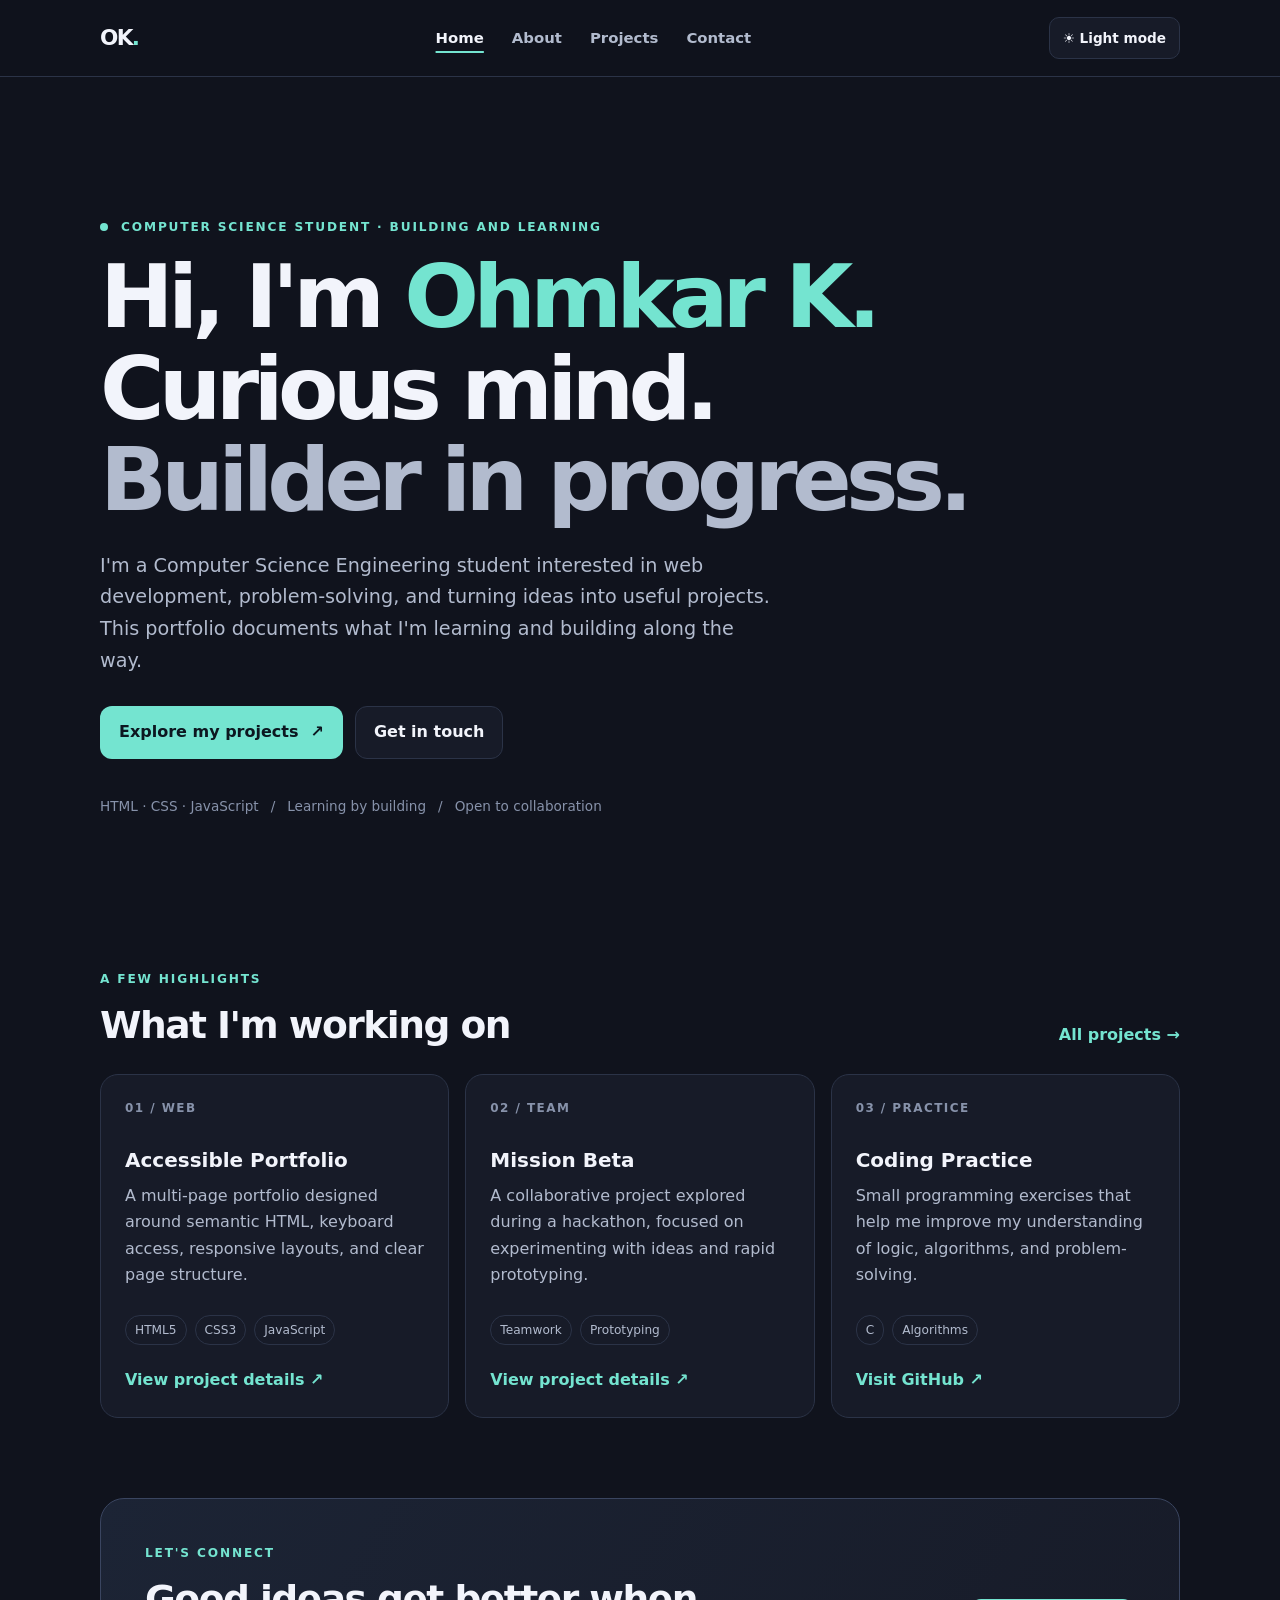
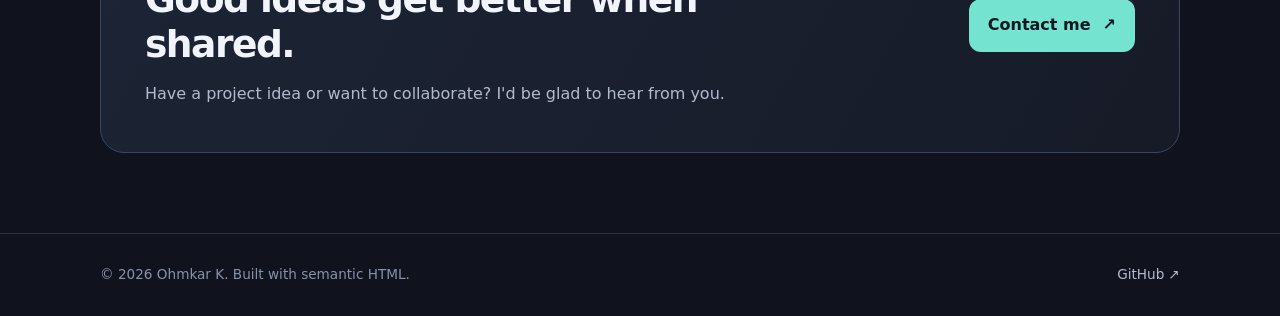
<file: index.html>
<!doctype html>
<html lang="en">
<head>
  <meta charset="utf-8">
  <meta name="viewport" content="width=device-width, initial-scale=1">
  <meta name="description" content="The personal portfolio of Ohmkar K, a computer science engineering student exploring web development and software projects.">
  <meta name="author" content="Ohmkar K">
  <meta name="theme-color" content="#10131d">
  <meta property="og:title" content="Ohmkar K | Developer Portfolio">
  <meta property="og:description" content="Explore Ohmkar's projects, skills, and learning journey.">
  <meta property="og:type" content="website">
  <title>Ohmkar K | Developer Portfolio</title>
  <link rel="stylesheet" href="style.css">
  <script src="script.js" defer></script>
</head>
<body>
  <a class="skip-link" href="#main-content">Skip to main content</a>
  <header class="site-header">
    <div class="container header-inner">
      <a class="brand" href="index.html" aria-label="Ohmkar K home">OK<span>.</span></a>
      <nav class="site-nav" aria-label="Main navigation">
        <ul>
          <li><a href="index.html" aria-current="page">Home</a></li>
          <li><a href="about.html">About</a></li>
          <li><a href="projects.html">Projects</a></li>
          <li><a href="contact.html">Contact</a></li>
        </ul>
      </nav>
<button class="theme-toggle" id="theme-toggle" type="button" aria-label="Switch to light theme">
  ☀️ Light mode
</button>
    </div>
  </header>

  <main id="main-content">
    <section class="hero container" aria-labelledby="hero-title">
      <p class="eyebrow"><span class="status-dot" aria-hidden="true"></span> COMPUTER SCIENCE STUDENT · BUILDING AND LEARNING</p>
      <h1 id="hero-title">Hi, I'm <span class="gradient-text">Ohmkar K.</span><br>Curious mind. <span class="muted-heading">Builder in progress.</span></h1>
      <p class="hero-copy">I'm a Computer Science Engineering student interested in web development, problem-solving, and turning ideas into useful projects. This portfolio documents what I'm learning and building along the way.</p>
      <div class="button-row">
        <a class="button button-primary" href="projects.html">Explore my projects <span aria-hidden="true">↗</span></a>
        <a class="button button-secondary" href="contact.html">Get in touch</a>
      </div>
      <div class="hero-meta" aria-label="Portfolio highlights">
        <span>HTML · CSS · JavaScript</span><span aria-hidden="true">/</span><span>Learning by building</span><span aria-hidden="true">/</span><span>Open to collaboration</span>
      </div>
    </section>

    <section class="section container" aria-labelledby="featured-title">
      <div class="section-heading">
        <div><p class="eyebrow">A FEW HIGHLIGHTS</p><h2 id="featured-title">What I'm working on</h2></div>
        <a class="text-link" href="projects.html">All projects <span aria-hidden="true">→</span></a>
      </div>
      <div class="card-grid">
        <article class="project-card">
          <span class="card-number" aria-hidden="true">01 / WEB</span>
          <h3>Accessible Portfolio</h3>
          <p>A multi-page portfolio designed around semantic HTML, keyboard access, responsive layouts, and clear page structure.</p>
          <ul class="tag-list" aria-label="Technologies"><li>HTML5</li><li>CSS3</li><li>JavaScript</li></ul>
          <a class="card-link" href="projects.html#accessible-portfolio">View project details <span aria-hidden="true">↗</span></a>
        </article>
        <article class="project-card">
          <span class="card-number" aria-hidden="true">02 / TEAM</span>
          <h3>Mission Beta</h3>
          <p>A collaborative project explored during a hackathon, focused on experimenting with ideas and rapid prototyping.</p>
          <ul class="tag-list" aria-label="Project themes"><li>Teamwork</li><li>Prototyping</li></ul>
          <a class="card-link" href="projects.html#mission-beta">View project details <span aria-hidden="true">↗</span></a>
        </article>
        <article class="project-card">
          <span class="card-number" aria-hidden="true">03 / PRACTICE</span>
          <h3>Coding Practice</h3>
          <p>Small programming exercises that help me improve my understanding of logic, algorithms, and problem-solving.</p>
          <ul class="tag-list" aria-label="Topics"><li>C</li><li>Algorithms</li></ul>
          <a class="card-link" href="https://github.com/ohmkar2007" target="_blank" rel="noopener noreferrer">Visit GitHub <span aria-hidden="true">↗</span></a>
        </article>
      </div>
    </section>

    <section class="cta-band container" aria-labelledby="cta-title">
      <div><p class="eyebrow">LET'S CONNECT</p><h2 id="cta-title">Good ideas get better when shared.</h2><p>Have a project idea or want to collaborate? I'd be glad to hear from you.</p></div>
      <a class="button button-primary" href="contact.html">Contact me <span aria-hidden="true">↗</span></a>
    </section>
  </main>

  <footer class="site-footer">
    <div class="container footer-inner">
      <p>© <span data-current-year>2026</span> Ohmkar K. Built with semantic HTML.</p>
      <a href="https://github.com/ohmkar2007" target="_blank" rel="noopener noreferrer" aria-label="Ohmkar K on GitHub">GitHub ↗</a>
    </div>
  </footer>
</body>
</html>
</file>
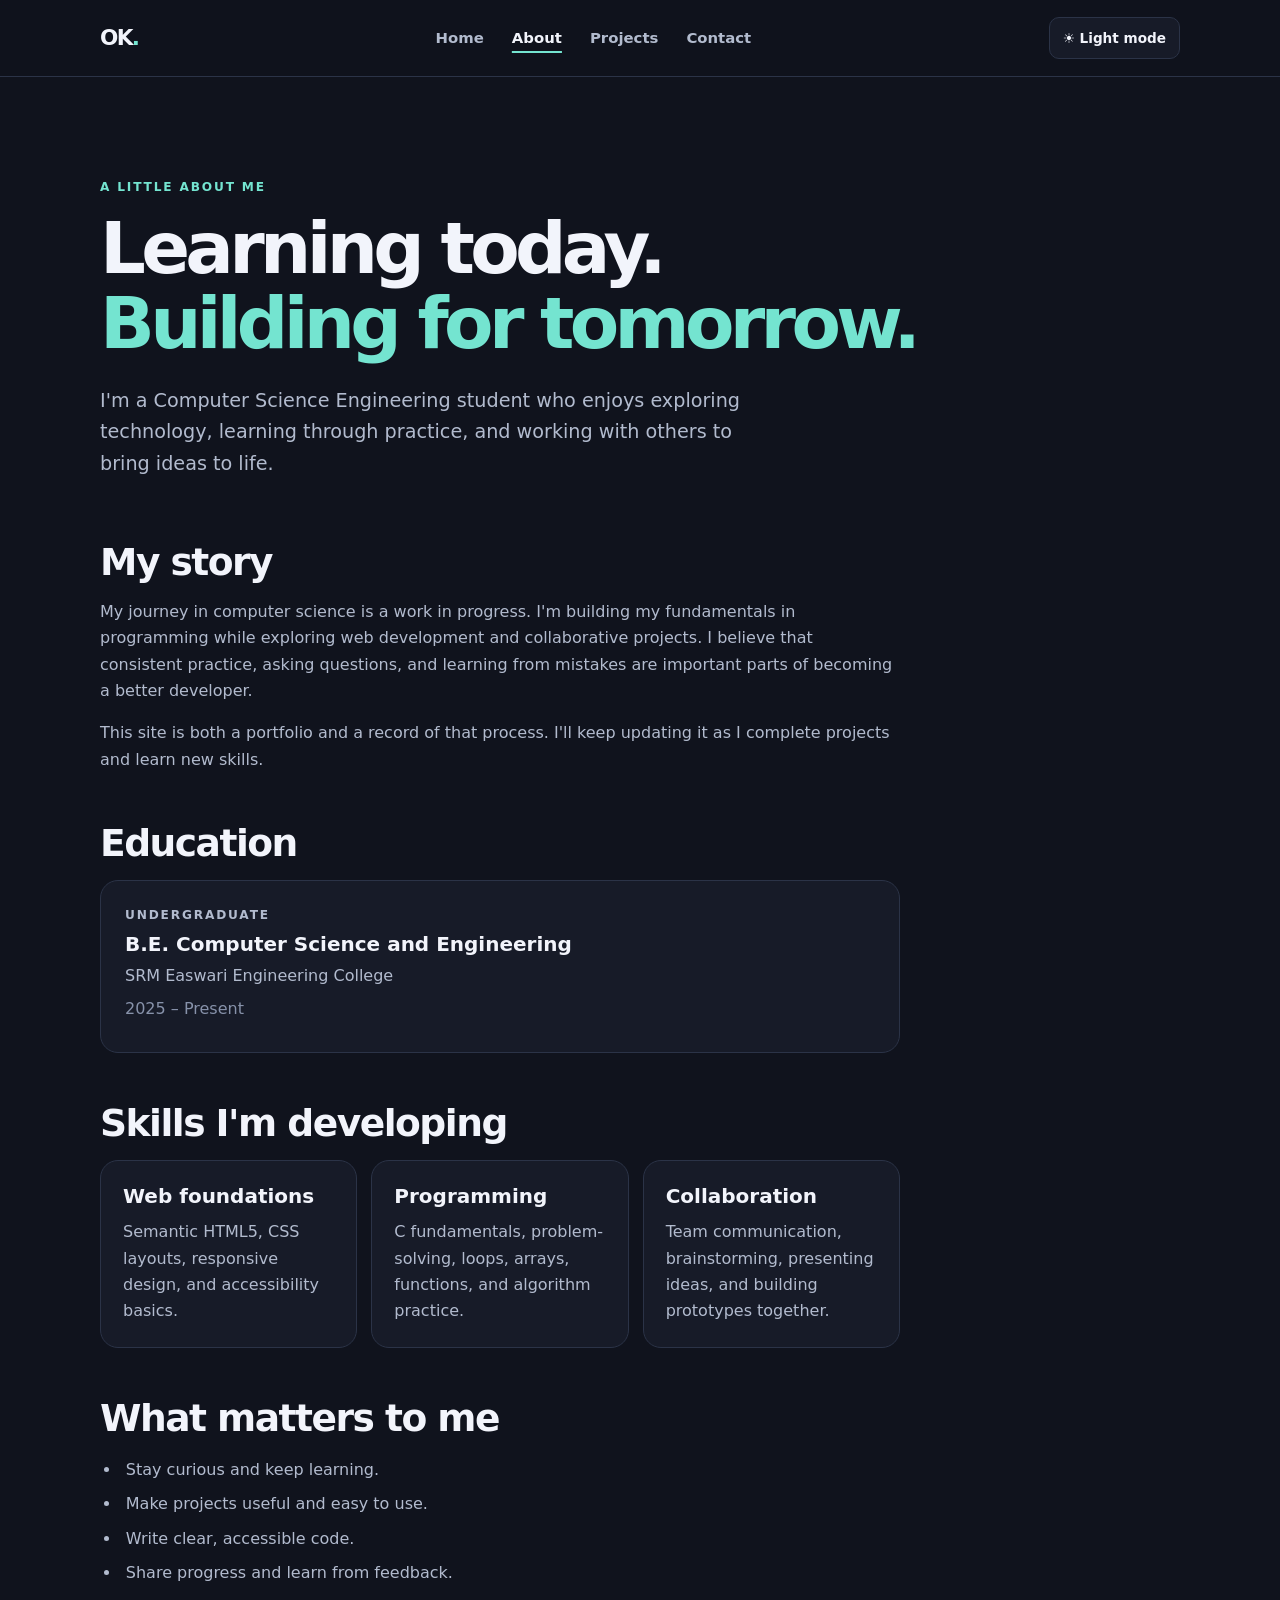
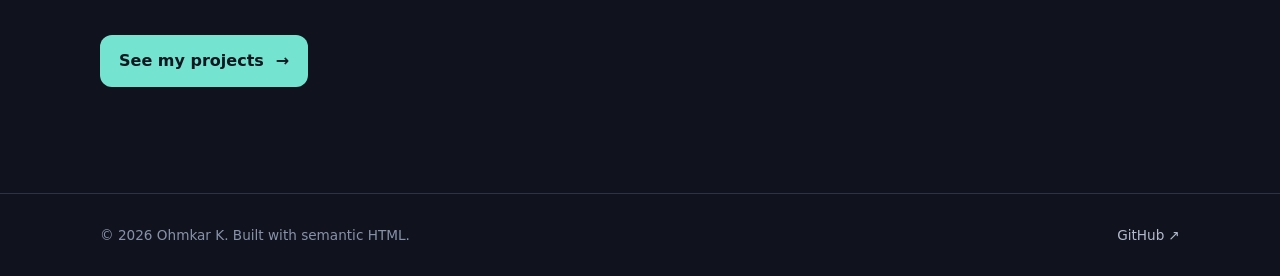
<file: about.html>
<!doctype html>
<html lang="en">
<head>
  <meta charset="utf-8">
  <meta name="viewport" content="width=device-width, initial-scale=1">
  <meta name="description" content="Learn about Ohmkar K, a computer science engineering student, his interests, education, and developing technical skills.">
  <meta name="author" content="Ohmkar K">
  <meta name="theme-color" content="#10131d">
  <meta property="og:title" content="About Ohmkar K">
  <meta property="og:description" content="Education, interests, and skills in progress.">
  <meta property="og:type" content="profile">
  <title>About | Ohmkar K</title>
  <link rel="stylesheet" href="style.css">
  <script src="script.js" defer></script>
</head>
<body>
  <a class="skip-link" href="#main-content">Skip to main content</a>
  <header class="site-header"><div class="container header-inner">
    <a class="brand" href="index.html" aria-label="Ohmkar K home">OK<span>.</span></a>
    <nav class="site-nav" aria-label="Main navigation"><ul>
      <li><a href="index.html">Home</a></li><li><a href="about.html" aria-current="page">About</a></li><li><a href="projects.html">Projects</a></li><li><a href="contact.html">Contact</a></li>
    </ul></nav>
    <button class="theme-toggle" id="theme-toggle" type="button" aria-label="Switch to light theme">
  ☀️ Light mode
</button>
  </div></header>
  <main id="main-content" class="container page-main">
    <header class="page-intro"><p class="eyebrow">A LITTLE ABOUT ME</p><h1>Learning today.<br><span class="gradient-text">Building for tomorrow.</span></h1><p>I'm a Computer Science Engineering student who enjoys exploring technology, learning through practice, and working with others to bring ideas to life.</p></header>
    <section class="content-section" aria-labelledby="story-title">
      <h2 id="story-title">My story</h2>
      <p>My journey in computer science is a work in progress. I'm building my fundamentals in programming while exploring web development and collaborative projects. I believe that consistent practice, asking questions, and learning from mistakes are important parts of becoming a better developer.</p>
      <p>This site is both a portfolio and a record of that process. I'll keep updating it as I complete projects and learn new skills.</p>
    </section>
    <section class="content-section" aria-labelledby="education-title">
      <h2 id="education-title">Education</h2>
      <article class="timeline-card"><p class="eyebrow">UNDERGRADUATE</p><h3>B.E. Computer Science and Engineering</h3><p>SRM Easwari Engineering College</p><p class="muted">2025 – Present</p></article>
    </section>
    <section class="content-section" aria-labelledby="skills-title">
      <h2 id="skills-title">Skills I'm developing</h2>
      <div class="skill-grid">
        <article class="skill-card"><h3>Web foundations</h3><p>Semantic HTML5, CSS layouts, responsive design, and accessibility basics.</p></article>
        <article class="skill-card"><h3>Programming</h3><p>C fundamentals, problem-solving, loops, arrays, functions, and algorithm practice.</p></article>
        <article class="skill-card"><h3>Collaboration</h3><p>Team communication, brainstorming, presenting ideas, and building prototypes together.</p></article>
      </div>
    </section>
    <section class="content-section" aria-labelledby="values-title">
      <h2 id="values-title">What matters to me</h2>
      <ul class="check-list"><li>Stay curious and keep learning.</li><li>Make projects useful and easy to use.</li><li>Write clear, accessible code.</li><li>Share progress and learn from feedback.</li></ul>
    </section>
    <p class="page-bottom-link"><a class="button button-primary" href="projects.html">See my projects <span aria-hidden="true">→</span></a></p>
  </main>
  <footer class="site-footer"><div class="container footer-inner"><p>© <span data-current-year>2026</span> Ohmkar K. Built with semantic HTML.</p><a href="https://github.com/ohmkar2007" target="_blank" rel="noopener noreferrer" aria-label="Ohmkar K on GitHub">GitHub ↗</a></div></footer>
</body>
</html>
</file>
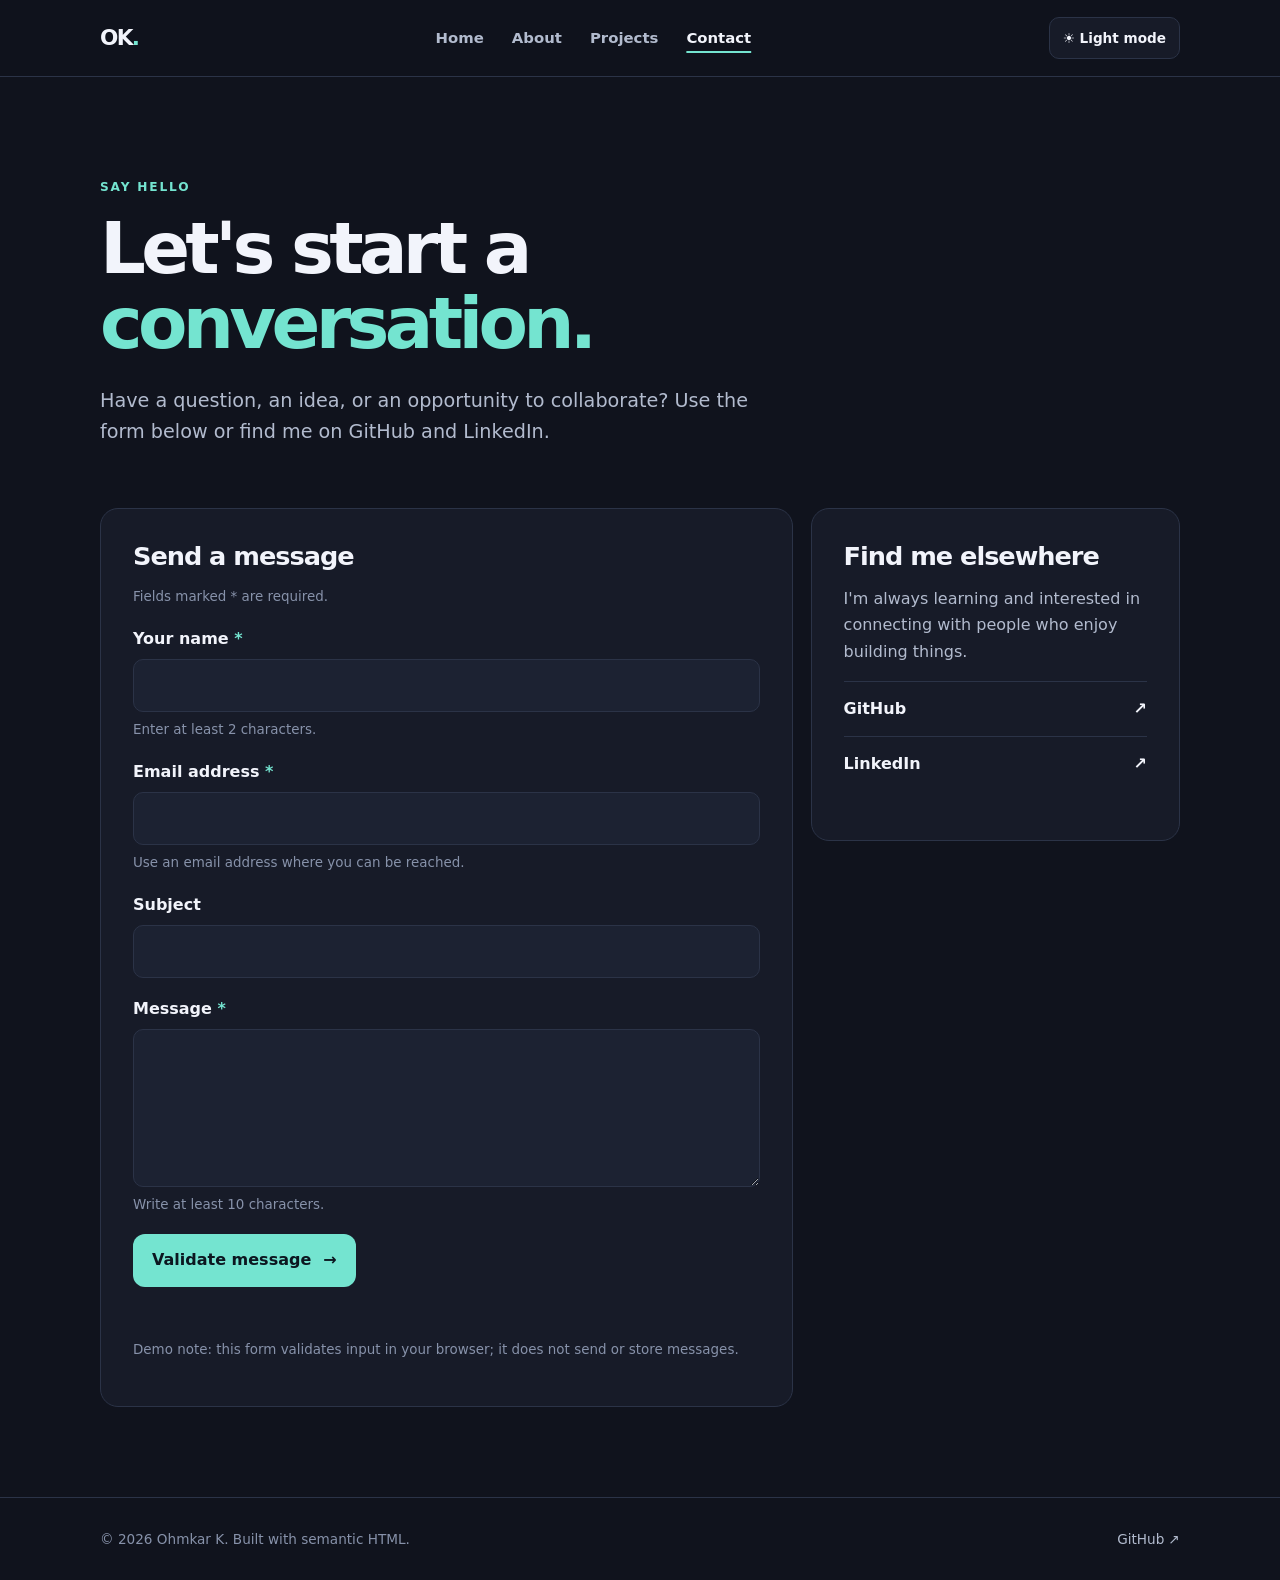
<file: contact.html>
<!doctype html>
<html lang="en">
<head>
  <meta charset="utf-8">
  <meta name="viewport" content="width=device-width, initial-scale=1">
  <meta name="description" content="Contact Ohmkar K about projects, collaboration, and learning opportunities.">
  <meta name="author" content="Ohmkar K">
  <meta name="theme-color" content="#10131d">
  <meta property="og:title" content="Contact | Ohmkar K">
  <meta property="og:description" content="Get in touch about projects and collaboration.">
  <meta property="og:type" content="website">
  <title>Contact | Ohmkar K</title>
  <link rel="stylesheet" href="style.css">
  <script src="script.js" defer></script>
</head>
<body>
  <a class="skip-link" href="#main-content">Skip to main content</a>
  <header class="site-header"><div class="container header-inner">
    <a class="brand" href="index.html" aria-label="Ohmkar K home">OK<span>.</span></a>
    <nav class="site-nav" aria-label="Main navigation"><ul>
      <li><a href="index.html">Home</a></li><li><a href="about.html">About</a></li><li><a href="projects.html">Projects</a></li><li><a href="contact.html" aria-current="page">Contact</a></li>
    </ul></nav>
    </ul></nav>
<button class="theme-toggle" id="theme-toggle" type="button" aria-label="Switch to light theme">
  ☀️ Light mode
</button>
</div></header>
  </div></header>
  <main id="main-content" class="container page-main">
    <header class="page-intro"><p class="eyebrow">SAY HELLO</p><h1>Let's start a <span class="gradient-text">conversation.</span></h1><p>Have a question, an idea, or an opportunity to collaborate? Use the form below or find me on GitHub and LinkedIn.</p></header>
    <div class="contact-layout">
      <section class="contact-card" aria-labelledby="form-title">
        <h2 id="form-title">Send a message</h2>
        <p class="form-hint">Fields marked <span aria-hidden="true">*</span> are required.</p>
        <form id="contact-form">
          <div class="form-field"><label for="name">Your name <span aria-hidden="true">*</span></label><input id="name" name="name" type="text" autocomplete="name" required minlength="2" aria-describedby="name-hint"><small id="name-hint">Enter at least 2 characters.</small></div>
          <div class="form-field"><label for="email">Email address <span aria-hidden="true">*</span></label><input id="email" name="email" type="email" autocomplete="email" required aria-describedby="email-hint"><small id="email-hint">Use an email address where you can be reached.</small></div>
          <div class="form-field"><label for="subject">Subject</label><input id="subject" name="subject" type="text" maxlength="100"></div>
          <div class="form-field"><label for="message">Message <span aria-hidden="true">*</span></label><textarea id="message" name="message" rows="5" required minlength="10" aria-describedby="message-hint"></textarea><small id="message-hint">Write at least 10 characters.</small></div>
          <button class="button button-primary" type="submit">Validate message <span aria-hidden="true">→</span></button>
          <p class="form-status" id="form-status" role="status" aria-live="polite"></p>
          <p class="form-hint">Demo note: this form validates input in your browser; it does not send or store messages.</p>
        </form>
      </section>
      <aside class="contact-aside" aria-labelledby="elsewhere-title">
        <h2 id="elsewhere-title">Find me elsewhere</h2>
        <p>I'm always learning and interested in connecting with people who enjoy building things.</p>
        <ul class="social-list">
          <li><a href="https://github.com/ohmkar2007" target="_blank" rel="noopener noreferrer">GitHub <span aria-hidden="true">↗</span></a></li>
          <li><a href="https://www.linkedin.com/in/ohmkar-k-4098b8381/" target="_blank" rel="noopener noreferrer">LinkedIn <span aria-hidden="true">↗</span></a></li>
        </ul>
      </aside>
    </div>
  </main>
  <footer class="site-footer"><div class="container footer-inner"><p>© <span data-current-year>2026</span> Ohmkar K. Built with semantic HTML.</p><a href="https://github.com/ohmkar2007" target="_blank" rel="noopener noreferrer" aria-label="Ohmkar K on GitHub">GitHub ↗</a></div></footer>
</body>
</html>
</file>
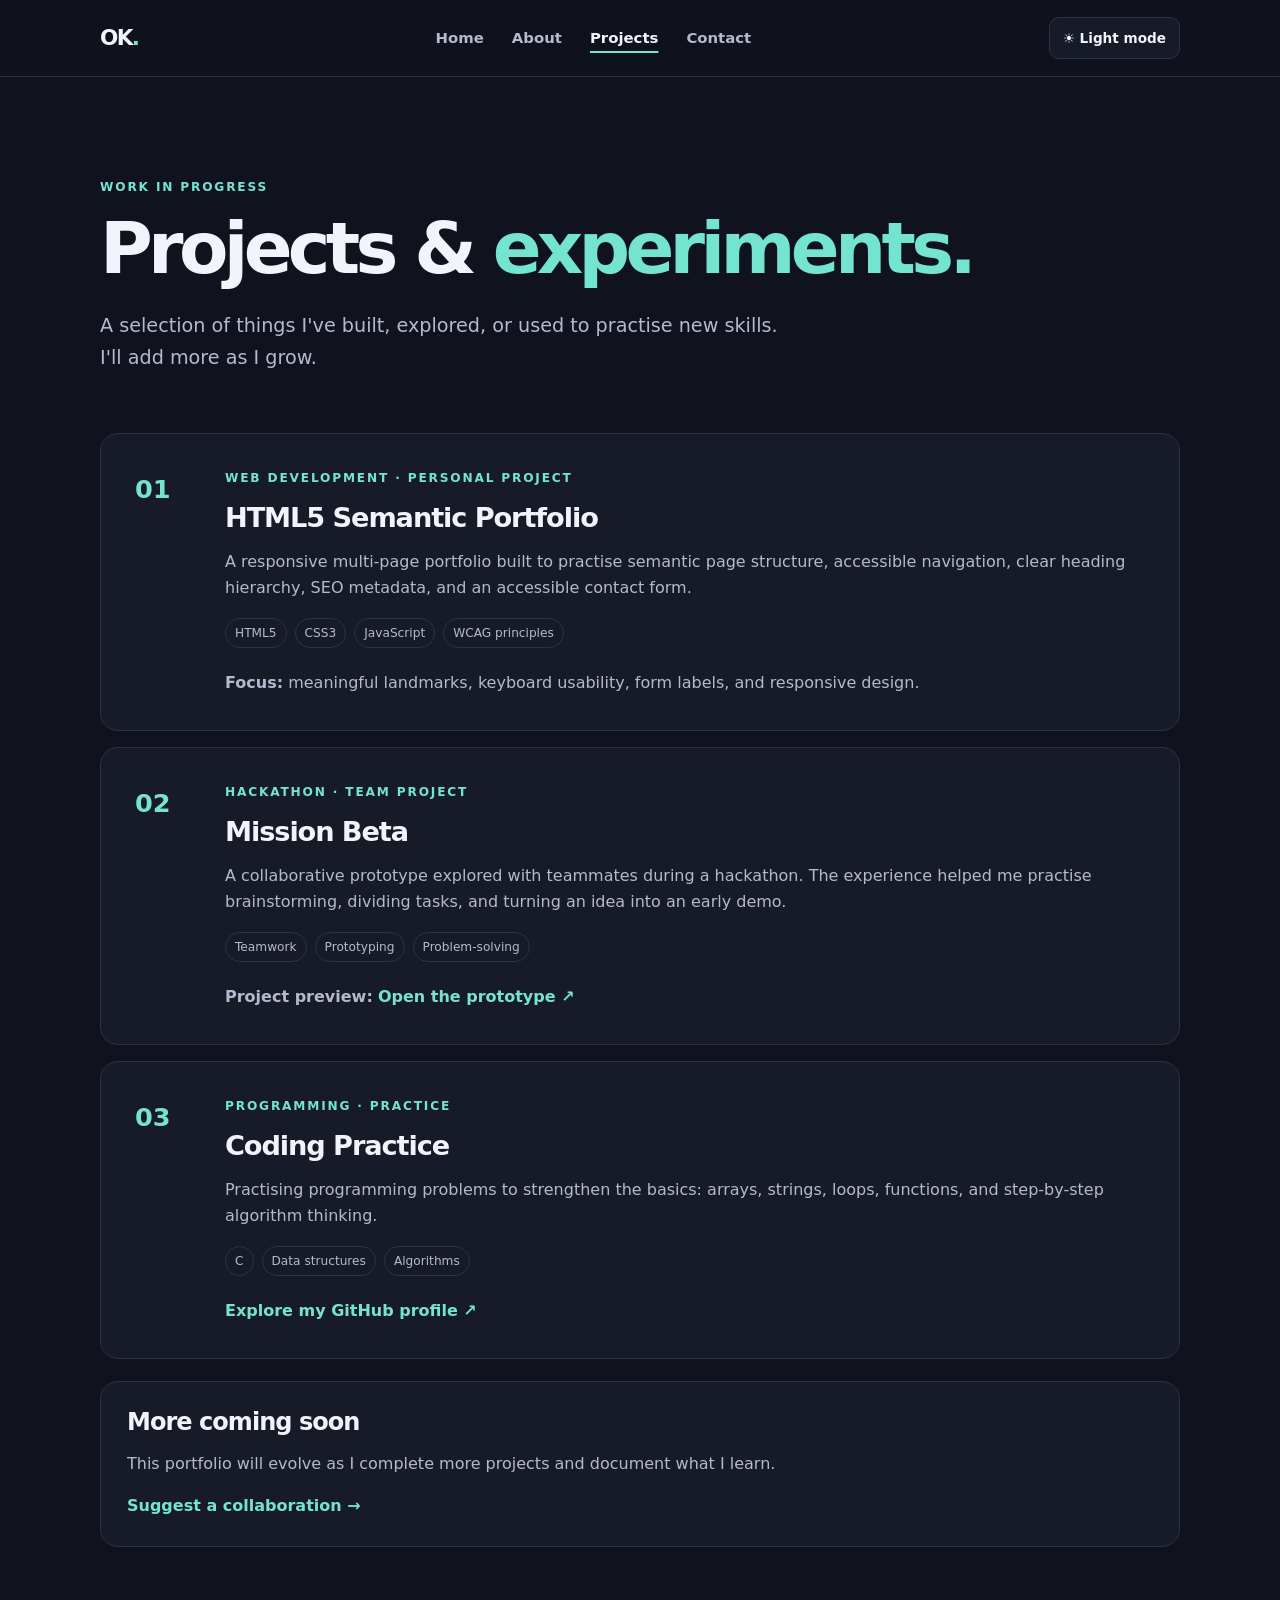
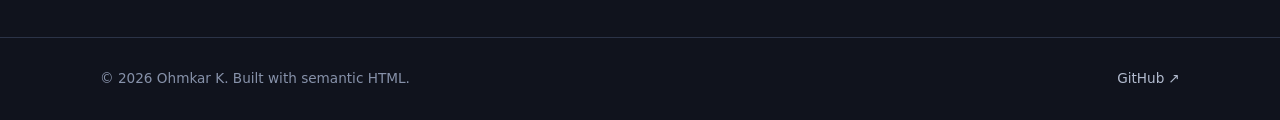
<file: projects.html>
<!doctype html>
<html lang="en">
<head>
  <meta charset="utf-8">
  <meta name="viewport" content="width=device-width, initial-scale=1">
  <meta name="description" content="Projects and coding practice by Ohmkar K, including an accessible portfolio and a collaborative hackathon prototype.">
  <meta name="author" content="Ohmkar K">
  <meta name="theme-color" content="#10131d">
  <meta property="og:title" content="Projects | Ohmkar K">
  <meta property="og:description" content="Selected projects, experiments, and coding practice.">
  <meta property="og:type" content="website">
  <title>Projects | Ohmkar K</title>
  <link rel="stylesheet" href="style.css">
  <script src="script.js" defer></script>
</head>
<body>
  <a class="skip-link" href="#main-content">Skip to main content</a>
  <header class="site-header"><div class="container header-inner">
    <a class="brand" href="index.html" aria-label="Ohmkar K home">OK<span>.</span></a>
    <nav class="site-nav" aria-label="Main navigation"><ul>
      <li><a href="index.html">Home</a></li><li><a href="about.html">About</a></li><li><a href="projects.html" aria-current="page">Projects</a></li><li><a href="contact.html">Contact</a></li>
    </ul></nav>
    </ul></nav>
<button class="theme-toggle" id="theme-toggle" type="button" aria-label="Switch to light theme">
  ☀️ Light mode
</button>
</div></header>
  </div></header>
  <main id="main-content" class="container page-main">
    <header class="page-intro"><p class="eyebrow">WORK IN PROGRESS</p><h1>Projects & <span class="gradient-text">experiments.</span></h1><p>A selection of things I've built, explored, or used to practise new skills. I'll add more as I grow.</p></header>
    <section class="project-list" aria-label="Project list">
      <article class="project-detail" id="accessible-portfolio">
        <div class="project-index" aria-hidden="true">01</div><div class="project-detail-content">
          <p class="eyebrow">WEB DEVELOPMENT · PERSONAL PROJECT</p><h2>HTML5 Semantic Portfolio</h2>
          <p>A responsive multi-page portfolio built to practise semantic page structure, accessible navigation, clear heading hierarchy, SEO metadata, and an accessible contact form.</p>
          <ul class="tag-list" aria-label="Technologies"><li>HTML5</li><li>CSS3</li><li>JavaScript</li><li>WCAG principles</li></ul>
          <p class="project-note"><strong>Focus:</strong> meaningful landmarks, keyboard usability, form labels, and responsive design.</p>
        </div>
      </article>
      <article class="project-detail" id="mission-beta">
        <div class="project-index" aria-hidden="true">02</div><div class="project-detail-content">
          <p class="eyebrow">HACKATHON · TEAM PROJECT</p><h2>Mission Beta</h2>
          <p>A collaborative prototype explored with teammates during a hackathon. The experience helped me practise brainstorming, dividing tasks, and turning an idea into an early demo.</p>
          <ul class="tag-list" aria-label="Project themes"><li>Teamwork</li><li>Prototyping</li><li>Problem-solving</li></ul>
          <p class="project-note"><strong>Project preview:</strong> <a class="inline-link" href="https://branch-preview-flow.lovable.app/" target="_blank" rel="noopener noreferrer">Open the prototype ↗</a></p>
        </div>
      </article>
      <article class="project-detail" id="coding-practice">
        <div class="project-index" aria-hidden="true">03</div><div class="project-detail-content">
          <p class="eyebrow">PROGRAMMING · PRACTICE</p><h2>Coding Practice</h2>
          <p>Practising programming problems to strengthen the basics: arrays, strings, loops, functions, and step-by-step algorithm thinking.</p>
          <ul class="tag-list" aria-label="Topics"><li>C</li><li>Data structures</li><li>Algorithms</li></ul>
          <p class="project-note"><a class="inline-link" href="https://github.com/ohmkar2007" target="_blank" rel="noopener noreferrer">Explore my GitHub profile ↗</a></p>
        </div>
      </article>
    </section>
    <aside class="note-panel"><h2>More coming soon</h2><p>This portfolio will evolve as I complete more projects and document what I learn.</p><a class="text-link" href="contact.html">Suggest a collaboration <span aria-hidden="true">→</span></a></aside>
  </main>
  <footer class="site-footer"><div class="container footer-inner"><p>© <span data-current-year>2026</span> Ohmkar K. Built with semantic HTML.</p><a href="https://github.com/ohmkar2007" target="_blank" rel="noopener noreferrer" aria-label="Ohmkar K on GitHub">GitHub ↗</a></div></footer>
</body>
</html>
</file>
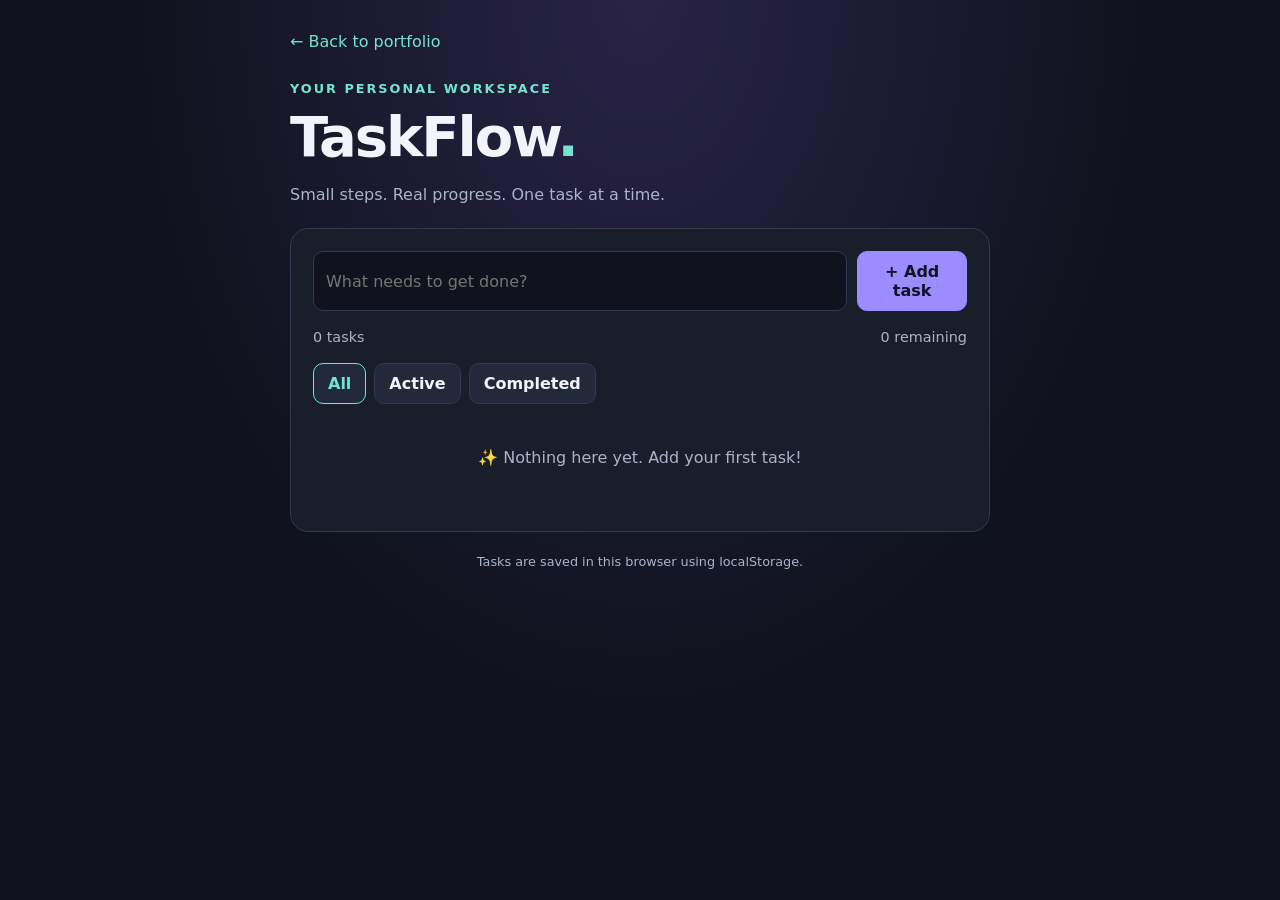
<file: Todo.html>
<!DOCTYPE html>
<html lang="en">
<head>
  <meta charset="UTF-8">
  <meta name="viewport" content="width=device-width, initial-scale=1">
  <meta name="description" content="TaskFlow is a responsive to-do list with task editing, filtering and local storage.">
  <title>TaskFlow | To-Do List</title>
  <style>
    :root {
      color-scheme: dark;
      --bg: #10131d;
      --panel: #191e2b;
      --panel2: #22293a;
      --text: #f2f4fb;
      --muted: #aab4c8;
      --accent: #9b8cff;
      --green: #74e4d0;
      --border: #30394e;
      --danger: #ff8290;
    }

    * { box-sizing: border-box; }

    body {
      margin: 0;
      min-height: 100vh;
      padding: 32px 16px;
      background: radial-gradient(ellipse at top, #292348, transparent 55%), var(--bg);
      color: var(--text);
      font-family: system-ui, sans-serif;
    }

    button, input { font: inherit; }
    button { cursor: pointer; }
    button:focus-visible, input:focus-visible {
      outline: 3px solid var(--green);
      outline-offset: 3px;
    }

    .app { width: min(100%, 700px); margin: auto; }
    .back { color: var(--green); text-decoration: none; }
    .heading { margin: 30px 0 24px; }
    .eyebrow { color: var(--green); font-size: .8rem; font-weight: 800; letter-spacing: 2px; }
    h1 { margin: 8px 0; font-size: clamp(2.2rem, 8vw, 3.5rem); letter-spacing: -2px; }
    .muted, .heading p { color: var(--muted); }

    .panel {
      padding: 22px;
      border: 1px solid var(--border);
      border-radius: 18px;
      background: var(--panel);
    }

    .add-form { display: flex; gap: 10px; }
    input {
      width: 100%;
      min-width: 0;
      padding: 12px;
      color: var(--text);
      background: var(--bg);
      border: 1px solid var(--border);
      border-radius: 10px;
    }

    button {
      padding: 10px 14px;
      color: var(--text);
      background: var(--panel2);
      border: 1px solid var(--border);
      border-radius: 10px;
      font-weight: 650;
    }

    .primary { color: #151226; background: var(--accent); border-color: var(--accent); }
    .stats { display: flex; justify-content: space-between; gap: 12px; margin: 18px 0; color: var(--muted); font-size: .9rem; }
    .filters { display: flex; flex-wrap: wrap; gap: 8px; }
    .filters button[aria-pressed="true"] { color: var(--green); border-color: var(--green); }
    .task-list { display: grid; gap: 10px; list-style: none; margin: 18px 0 0; padding: 0; }

    .task {
      display: flex;
      align-items: center;
      gap: 10px;
      padding: 12px;
      background: var(--panel2);
      border: 1px solid var(--border);
      border-radius: 12px;
    }

    .task-check { width: 19px; height: 19px; flex-shrink: 0; accent-color: var(--green); }
    .task-text { flex: 1; min-width: 0; overflow-wrap: anywhere; }
    .task.done .task-text { text-decoration: line-through; color: var(--muted); }
    .task-actions { display: flex; gap: 6px; }
    .task-actions button { padding: 7px 9px; }
    .delete { color: var(--danger); }
    .empty { text-align: center; padding: 26px 8px; color: var(--muted); }
    .edit-input { flex: 1; }
    .footer { margin-top: 22px; text-align: center; color: var(--muted); font-size: .8rem; }

    @media (max-width: 480px) {
      body { padding: 22px 12px; }
      .panel { padding: 14px; }
      .add-form { flex-direction: column; }
      .task { gap: 7px; padding: 9px; }
      .task-actions { gap: 4px; }
      .task-actions button { padding: 7px; }
    }

    @media (prefers-reduced-motion: reduce) {
      *, *::before, *::after { scroll-behavior: auto !important; animation-duration: .01ms !important; transition-duration: .01ms !important; }
    }
  </style>
</head>
<body>
  <main class="app">
    <a class="back" href="index.html">← Back to portfolio</a>

    <header class="heading">
      <div class="eyebrow">YOUR PERSONAL WORKSPACE</div>
      <h1>TaskFlow<span style="color:var(--green)">.</span></h1>
      <p>Small steps. Real progress. One task at a time.</p>
    </header>

    <section class="panel" aria-label="To-do list">
      <form class="add-form" id="task-form">
        <input id="task-input" type="text" maxlength="200"
          placeholder="What needs to get done?" aria-label="New task" required>
        <button class="primary" type="submit">+ Add task</button>
      </form>

      <div class="stats">
        <span id="task-count">0 tasks</span>
        <span id="remaining-count">0 remaining</span>
      </div>

      <nav class="filters" aria-label="Filter tasks">
        <button type="button" data-filter="all" aria-pressed="true">All</button>
        <button type="button" data-filter="active" aria-pressed="false">Active</button>
        <button type="button" data-filter="completed" aria-pressed="false">Completed</button>
      </nav>

      <ul class="task-list" id="task-list" aria-label="Tasks"></ul>
      <p class="muted" id="status" role="status" aria-live="polite"></p>
    </section>

    <p class="footer">Tasks are saved in this browser using localStorage.</p>
  </main>

  <script>
    const STORAGE_KEY = "taskflow-tasks-v1";
    const form = document.querySelector("#task-form");
    const input = document.querySelector("#task-input");
    const list = document.querySelector("#task-list");
    const taskCount = document.querySelector("#task-count");
    const remainingCount = document.querySelector("#remaining-count");
    const status = document.querySelector("#status");
    const filters = document.querySelector(".filters");

    let tasks = loadTasks();
    let currentFilter = "all";
    let editingId = null;

    function loadTasks() {
      try {
        const saved = JSON.parse(localStorage.getItem(STORAGE_KEY));
        if (!Array.isArray(saved)) return [];
        return saved.filter(task =>
          task &&
          typeof task.id === "string" &&
          typeof task.text === "string" &&
          typeof task.completed === "boolean"
        );
      } catch {
        return [];
      }
    }

    function saveTasks() {
      try {
        localStorage.setItem(STORAGE_KEY, JSON.stringify(tasks));
        return true;
      } catch {
        status.textContent = "Could not save tasks. Check browser storage settings.";
        return false;
      }
    }

    function makeButton(label, action, className = "") {
      const button = document.createElement("button");
      button.type = "button";
      button.textContent = label;
      button.dataset.action = action;
      button.className = className;
      return button;
    }

    function visibleTasks() {
      if (currentFilter === "active") return tasks.filter(task => !task.completed);
      if (currentFilter === "completed") return tasks.filter(task => task.completed);
      return tasks;
    }

    function renderTasks() {
      list.replaceChildren();

      taskCount.textContent = `${tasks.length} ${tasks.length === 1 ? "task" : "tasks"}`;
      remainingCount.textContent = `${tasks.filter(task => !task.completed).length} remaining`;

      filters.querySelectorAll("button").forEach(button => {
        button.setAttribute("aria-pressed", String(button.dataset.filter === currentFilter));
      });

      const shown = visibleTasks();

      if (shown.length === 0) {
        const empty = document.createElement("li");
        empty.className = "empty";
        empty.textContent = tasks.length === 0
          ? "✨ Nothing here yet. Add your first task!"
          : "No tasks match this filter.";
        list.append(empty);
        return;
      }

      shown.forEach(task => {
        const item = document.createElement("li");
        item.className = `task${task.completed ? " done" : ""}`;
        item.dataset.id = task.id;

        if (editingId === task.id) {
          const editInput = document.createElement("input");
          editInput.className = "edit-input";
          editInput.value = task.text;
          editInput.maxLength = 200;
          editInput.setAttribute("aria-label", "Edit task");

          const actions = document.createElement("div");
          actions.className = "task-actions";
          actions.append(
            makeButton("Save", "save", "primary"),
            makeButton("Cancel", "cancel")
          );
          item.append(editInput, actions);
        } else {
          const checkbox = document.createElement("input");
          checkbox.type = "checkbox";
          checkbox.className = "task-check";
          checkbox.checked = task.completed;
          checkbox.dataset.action = "toggle";
          checkbox.setAttribute("aria-label", `Complete ${task.text}`);

          const text = document.createElement("span");
          text.className = "task-text";
          text.textContent = task.text;

          const actions = document.createElement("div");
          actions.className = "task-actions";
          actions.append(
            makeButton("Edit", "edit"),
            makeButton("Delete", "delete", "delete")
          );
          item.append(checkbox, text, actions);
        }

        list.append(item);
      });
    }

    form.addEventListener("submit", event => {
      event.preventDefault();
      const text = input.value.trim();

      if (!text) {
        status.textContent = "Please enter a task first.";
        input.focus();
        return;
      }

      tasks.unshift({
        id: `${Date.now()}-${Math.random().toString(16).slice(2)}`,
        text,
        completed: false
      });

      saveTasks();
      renderTasks();
      input.value = "";
      status.textContent = "Task added.";
      input.focus();
    });

    filters.addEventListener("click", event => {
      const button = event.target.closest("button[data-filter]");
      if (!button) return;
      currentFilter = button.dataset.filter;
      editingId = null;
      renderTasks();
    });

    // Delegated click listener handles actions for every task row.
    list.addEventListener("click", event => {
      const button = event.target.closest("button[data-action]");
      if (!button) return;

      const item = button.closest(".task");
      const task = tasks.find(entry => entry.id === item?.dataset.id);
      if (!task) return;

      switch (button.dataset.action) {
        case "edit":
          editingId = task.id;
          renderTasks();
          list.querySelector(".edit-input")?.focus();
          break;

        case "cancel":
          editingId = null;
          renderTasks();
          break;

        case "save": {
          const editInput = item.querySelector(".edit-input");
          const newText = editInput.value.trim();

          if (!newText) {
            status.textContent = "Task cannot be empty.";
            editInput.focus();
            return;
          }

          task.text = newText;
          editingId = null;
          saveTasks();
          renderTasks();
          status.textContent = "Task updated.";
          break;
        }

        case "delete":
          tasks = tasks.filter(entry => entry.id !== task.id);
          editingId = null;
          saveTasks();
          renderTasks();
          status.textContent = "Task deleted.";
          break;
      }
    });

    list.addEventListener("change", event => {
      if (!event.target.matches('input[data-action="toggle"]')) return;

      const item = event.target.closest(".task");
      const task = tasks.find(entry => entry.id === item?.dataset.id);
      if (!task) return;

      task.completed = event.target.checked;
      saveTasks();
      renderTasks();
      status.textContent = task.completed ? "Task completed." : "Task marked active.";
    });

    list.addEventListener("keydown", event => {
      if (!event.target.matches(".edit-input")) return;

      if (event.key === "Enter") {
        event.preventDefault();
        event.target.closest(".task").querySelector('[data-action="save"]').click();
      }

      if (event.key === "Escape") {
        editingId = null;
        renderTasks();
      }
    });

    renderTasks();
  </script>
</body>
</html>
</file>
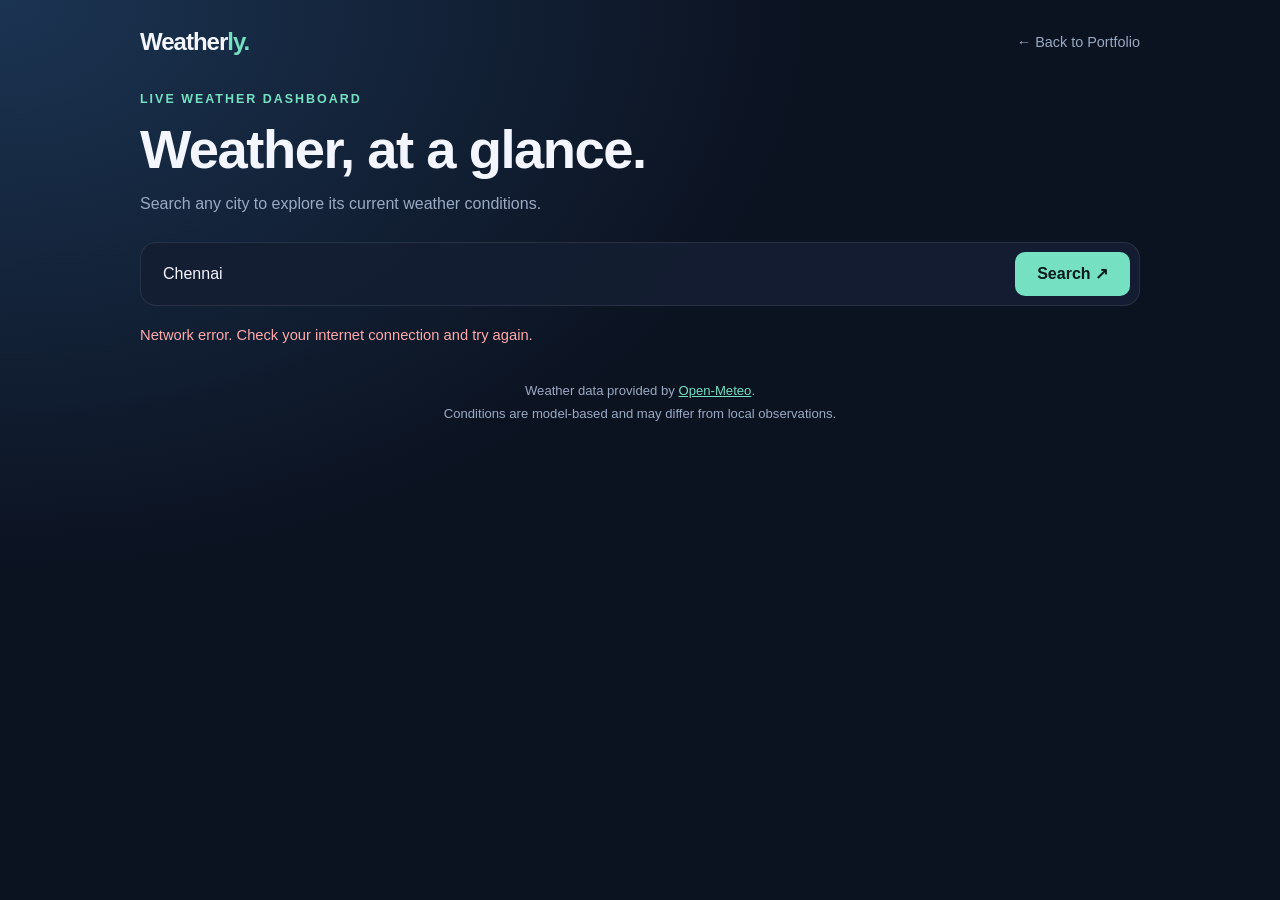
<file: weather.html>
<!DOCTYPE html>
<html lang="en">
<head>
  <meta charset="UTF-8">
  <meta name="viewport" content="width=device-width, initial-scale=1.0">
  <meta name="theme-color" content="#101827">
  <title>Weatherly | Weather Dashboard</title>

  <style>
    :root {
      --bg: #0b1220;
      --panel: #151f32;
      --panel-light: #1c2940;
      --text: #f3f6ff;
      --muted: #9aaac3;
      --accent: #76e0c2;
      --border: rgba(255,255,255,0.09);
    }

    * {
      box-sizing: border-box;
      margin: 0;
      padding: 0;
    }

    body {
      min-height: 100vh;
      padding: 28px 18px;
      color: var(--text);
      background:
        radial-gradient(ellipse at top left, #1b3452 0%, transparent 45%),
        var(--bg);
      font-family: Arial, Helvetica, sans-serif;
    }

    button, input {
      font: inherit;
    }

    button, a {
      -webkit-tap-highlight-color: transparent;
    }

    .container {
      max-width: 1000px;
      margin: 0 auto;
    }

    header {
      display: flex;
      align-items: center;
      justify-content: space-between;
      gap: 16px;
      margin-bottom: 36px;
    }

    .brand {
      font-size: 1.5rem;
      font-weight: 800;
      letter-spacing: -1px;
    }

    .brand span {
      color: var(--accent);
    }

    .back-link {
      color: var(--muted);
      text-decoration: none;
      font-size: 0.9rem;
    }

    .back-link:hover {
      color: var(--accent);
    }

    .intro {
      margin-bottom: 25px;
    }

    .eyebrow {
      color: var(--accent);
      font-size: 0.78rem;
      font-weight: bold;
      letter-spacing: 2px;
      text-transform: uppercase;
      margin-bottom: 12px;
    }

    h1 {
      font-size: clamp(2rem, 6vw, 3.4rem);
      letter-spacing: -1.5px;
      margin-bottom: 10px;
    }

    .subtitle {
      color: var(--muted);
      line-height: 1.6;
    }

    .search-form {
      display: flex;
      gap: 10px;
      padding: 9px;
      margin: 25px 0 18px;
      border: 1px solid var(--border);
      border-radius: 16px;
      background: rgba(21,31,50,0.9);
    }

    .search-form input {
      width: 100%;
      min-width: 0;
      padding: 13px;
      color: var(--text);
      background: transparent;
      border: 0;
      outline: none;
    }

    .search-form input::placeholder {
      color: #8091ad;
    }

    .search-form input:focus-visible {
      outline: 2px solid var(--accent);
      border-radius: 8px;
    }

    .search-form button {
      padding: 12px 22px;
      border: 0;
      border-radius: 10px;
      color: #071b19;
      background: var(--accent);
      font-weight: bold;
      cursor: pointer;
      white-space: nowrap;
    }

    .search-form button:hover {
      filter: brightness(1.08);
    }

    .search-form button:disabled {
      cursor: wait;
      opacity: 0.65;
    }

    .status {
      min-height: 25px;
      margin-bottom: 14px;
      color: var(--muted);
      font-size: 0.92rem;
      line-height: 1.5;
    }

    .status.error {
      color: #ffaaaa;
    }

    .weather-panel {
      overflow: hidden;
      padding: clamp(20px, 5vw, 38px);
      border: 1px solid var(--border);
      border-radius: 24px;
      background: linear-gradient(135deg, #1a2a43, #111b2d);
      box-shadow: 0 20px 60px rgba(0,0,0,0.18);
    }

    .weather-top {
      display: flex;
      justify-content: space-between;
      align-items: flex-start;
      gap: 20px;
    }

    .city {
      font-size: clamp(1.5rem, 4vw, 2rem);
      margin-bottom: 8px;
      overflow-wrap: anywhere;
    }

    .date {
      color: var(--muted);
      font-size: 0.9rem;
    }

    .weather-icon {
      font-size: 3.8rem;
      line-height: 1;
    }

    .temperature {
      margin: 26px 0 10px;
      font-size: clamp(4rem, 12vw, 6.5rem);
      font-weight: 800;
      letter-spacing: -5px;
    }

    .description {
      color: var(--accent);
      font-size: 1.1rem;
      text-transform: capitalize;
    }

    .feels-like {
      color: var(--muted);
      margin-top: 10px;
      font-size: 0.92rem;
    }

    .metrics {
      display: grid;
      grid-template-columns: repeat(3, minmax(0, 1fr));
      gap: 14px;
      margin-top: 25px;
    }

    .metric {
      padding: 22px 18px;
      border: 1px solid var(--border);
      border-radius: 16px;
      background: var(--panel);
      min-width: 0;
    }

    .metric-label {
      color: var(--muted);
      font-size: 0.85rem;
      margin-bottom: 15px;
    }

    .metric-value {
      font-size: clamp(1.2rem, 3vw, 1.7rem);
      font-weight: bold;
      overflow-wrap: anywhere;
    }

    .metric-icon {
      margin-right: 6px;
    }

    .footer {
      margin-top: 30px;
      color: var(--muted);
      text-align: center;
      font-size: 0.82rem;
      line-height: 1.8;
    }

    .footer a {
      color: var(--accent);
    }

    [hidden] {
      display: none !important;
    }

    @media (max-width: 600px) {
      body {
        padding: 22px 14px;
      }

      header {
        margin-bottom: 28px;
      }

      .search-form {
        gap: 4px;
      }

      .search-form button {
        padding: 12px 14px;
      }

      .metrics {
        grid-template-columns: 1fr;
      }

      .metric {
        padding: 18px;
      }

      .weather-icon {
        font-size: 3rem;
      }
    }
  </style>
</head>

<body>
  <div class="container">
    <header>
      <div class="brand">Weather<span>ly.</span></div>
      <a class="back-link" href="index.html">← Back to Portfolio</a>
    </header>

    <main>
      <section class="intro">
        <p class="eyebrow">Live weather dashboard</p>
        <h1>Weather, at a glance.</h1>
        <p class="subtitle">
          Search any city to explore its current weather conditions.
        </p>
      </section>

      <form class="search-form" id="searchForm">
        <input
          id="cityInput"
          type="search"
          placeholder="Enter a city, e.g. Chennai"
          aria-label="City name"
          autocomplete="off"
          maxlength="100"
          required
        >
        <button id="searchButton" type="submit">Search ↗</button>
      </form>

      <p id="status" class="status" role="status" aria-live="polite">
        Loading weather for Chennai...
      </p>

      <section id="weatherPanel" class="weather-panel" aria-label="Current weather" hidden>
        <div class="weather-top">
          <div>
            <h2 id="cityName" class="city">—</h2>
            <p id="dateText" class="date">—</p>
          </div>
          <div id="weatherIcon" class="weather-icon" aria-hidden="true">🌤️</div>
        </div>

        <div id="temperature" class="temperature">—°</div>
        <p id="description" class="description">—</p>
        <p id="feelsLike" class="feels-like">Feels like —</p>

        <div class="metrics">
          <article class="metric">
            <p class="metric-label"><span class="metric-icon">💧</span> Humidity</p>
            <p id="humidity" class="metric-value">—%</p>
          </article>

          <article class="metric">
            <p class="metric-label"><span class="metric-icon">💨</span> Wind speed</p>
            <p id="wind" class="metric-value">— km/h</p>
          </article>

          <article class="metric">
            <p class="metric-label"><span class="metric-icon">🌧️</span> Precipitation</p>
            <p id="precipitation" class="metric-value">— mm</p>
          </article>
        </div>
      </section>
    </main>

    <footer class="footer">
      <p>Weather data provided by
        <a href="https://open-meteo.com/" target="_blank" rel="noopener noreferrer">Open-Meteo</a>.
      </p>
      <p>Conditions are model-based and may differ from local observations.</p>
    </footer>
  </div>

  <script>
    const searchForm = document.getElementById("searchForm");
    const cityInput = document.getElementById("cityInput");
    const searchButton = document.getElementById("searchButton");
    const statusText = document.getElementById("status");
    const weatherPanel = document.getElementById("weatherPanel");

    const weatherCodes = {
      0: ["Clear sky", "☀️"],
      1: ["Mainly clear", "🌤️"],
      2: ["Partly cloudy", "⛅"],
      3: ["Overcast", "☁️"],
      45: ["Foggy", "🌫️"],
      48: ["Rime fog", "🌫️"],
      51: ["Light drizzle", "🌦️"],
      53: ["Moderate drizzle", "🌦️"],
      55: ["Dense drizzle", "🌧️"],
      56: ["Freezing drizzle", "🌧️"],
      57: ["Dense freezing drizzle", "🌧️"],
      61: ["Light rain", "🌦️"],
      63: ["Moderate rain", "🌧️"],
      65: ["Heavy rain", "🌧️"],
      66: ["Freezing rain", "🌧️"],
      67: ["Heavy freezing rain", "🌧️"],
      71: ["Light snow", "🌨️"],
      73: ["Moderate snow", "🌨️"],
      75: ["Heavy snow", "❄️"],
      77: ["Snow grains", "❄️"],
      80: ["Light rain showers", "🌦️"],
      81: ["Moderate rain showers", "🌧️"],
      82: ["Violent rain showers", "⛈️"],
      85: ["Snow showers", "🌨️"],
      86: ["Heavy snow showers", "❄️"],
      95: ["Thunderstorm", "⛈️"],
      96: ["Thunderstorm with hail", "⛈️"],
      99: ["Severe thunderstorm with hail", "⛈️"]
    };

    function showStatus(message, isError = false) {
      statusText.textContent = message;
      statusText.classList.toggle("error", isError);
    }

    async function getJSON(url) {
      const response = await fetch(url);

      if (!response.ok) {
        throw new Error(`Request failed (${response.status}). Please try again.`);
      }

      return await response.json();
    }

    async function getWeather(city) {
      searchButton.disabled = true;
      searchButton.textContent = "Loading...";
      showStatus(`Searching for ${city}...`);
      weatherPanel.hidden = true;

      try {
        // First API call: turn the city name into coordinates.
        const geoURL = new URL("https://geocoding-api.open-meteo.com/v1/search");
        geoURL.search = new URLSearchParams({
          name: city,
          count: "1",
          language: "en",
          format: "json"
        });

        const geoData = await getJSON(geoURL);

        if (!geoData.results || geoData.results.length === 0) {
          throw new Error("City not found. Check the spelling and try again.");
        }

        const place = geoData.results[0];

        // Second API call: fetch weather for those coordinates.
        const weatherURL = new URL("https://api.open-meteo.com/v1/forecast");
        weatherURL.search = new URLSearchParams({
          latitude: place.latitude,
          longitude: place.longitude,
          current: [
            "temperature_2m",
            "relative_humidity_2m",
            "apparent_temperature",
            "is_day",
            "precipitation",
            "weather_code",
            "wind_speed_10m"
          ].join(","),
          timezone: "auto"
        });

        const weatherData = await getJSON(weatherURL);
        const current = weatherData.current;

        if (!current || typeof current.temperature_2m !== "number") {
          throw new Error("Weather data is unavailable for this location.");
        }

        // Read nested JSON values and update the page.
        const [description, icon] =
          weatherCodes[current.weather_code] || ["Unknown conditions", "🌡️"];

        document.getElementById("cityName").textContent =
          [place.name, place.admin1, place.country]
            .filter(Boolean)
            .filter((value, index, array) => array.indexOf(value) === index)
            .join(", ");

        document.getElementById("dateText").textContent =
          "Local time: " + current.time.replace("T", " ");

        document.getElementById("weatherIcon").textContent =
          current.is_day ? icon : (current.weather_code === 0 ? "🌙" : icon);

        document.getElementById("temperature").textContent =
          `${Math.round(current.temperature_2m)}°C`;

        document.getElementById("description").textContent = description;

        document.getElementById("feelsLike").textContent =
          `Feels like ${Math.round(current.apparent_temperature)}°C`;

        document.getElementById("humidity").textContent =
          `${current.relative_humidity_2m}%`;

        document.getElementById("wind").textContent =
          `${current.wind_speed_10m} km/h`;

        document.getElementById("precipitation").textContent =
          `${current.precipitation} mm`;

        weatherPanel.hidden = false;
        showStatus("Weather updated successfully.");
      } catch (error) {
        console.error("Weather dashboard error:", error);
        showStatus(
          error instanceof TypeError
            ? "Network error. Check your internet connection and try again."
            : error.message || "Something went wrong. Please try again.",
          true
        );
      } finally {
        searchButton.disabled = false;
        searchButton.textContent = "Search ↗";
      }
    }

    searchForm.addEventListener("submit", (event) => {
      event.preventDefault();

      const city = cityInput.value.trim();

      if (!city) {
        showStatus("Please enter a city name.", true);
        cityInput.focus();
        return;
      }

      getWeather(city);
    });

    // Load a default city when the page opens.
    cityInput.value = "Chennai";
    getWeather("Chennai");
  </script>
</body>
</html>
</file>
<file: style.css>
:root {
  color-scheme: dark;
  --bg: #10131d;
  --surface: #171b28;
  --surface-2: #1c2232;
  --text: #f2f4fb;
  --muted: #b2bbce;
  --subtle: #8792aa;
  --line: #2b3347;
  --accent: #9b8cff;
  --accent-2: #74e4d0;
  --focus: #ffe08a;
  --radius: 18px;
  --max-width: 1080px;
}
* { box-sizing: border-box; }
html { scroll-behavior: smooth; scroll-padding-top: 90px; }
body { margin: 0; background: var(--bg); color: var(--text); font-family: Inter, ui-sans-serif, system-ui, -apple-system, BlinkMacSystemFont, "Segoe UI", sans-serif; line-height: 1.65; }
a { color: inherit; text-underline-offset: 4px; }
a:hover { color: var(--accent-2); }
a:focus-visible, button:focus-visible, input:focus-visible, textarea:focus-visible { outline: 3px solid var(--focus); outline-offset: 4px; }
.container { width: min(var(--max-width), calc(100% - 40px)); margin-inline: auto; }
.skip-link { position: absolute; left: 16px; top: -100px; z-index: 20; padding: 10px 14px; border-radius: 8px; background: var(--focus); color: #111; font-weight: 800; }
.skip-link:focus { top: 12px; }
.site-header { position: sticky; top: 0; z-index: 10; background: rgb(16 19 29 / 92%); border-bottom: 1px solid var(--line); backdrop-filter: blur(12px); }
.header-inner, .footer-inner { display: flex; align-items: center; justify-content: space-between; gap: 24px; min-height: 76px; }
.brand { font-size: 1.35rem; font-weight: 900; letter-spacing: -.08em; text-decoration: none; }
.brand span { color: var(--accent-2); }
.site-nav ul { display: flex; flex-wrap: wrap; gap: clamp(12px, 3vw, 28px); padding: 0; margin: 0; list-style: none; }
.site-nav a { color: var(--muted); text-decoration: none; font-size: .93rem; font-weight: 650; }
.site-nav a[aria-current="page"], .site-nav a:hover { color: var(--text); }
.site-nav a[aria-current="page"] { text-decoration: underline; text-decoration-color: var(--accent-2); text-decoration-thickness: 2px; text-underline-offset: 8px; }
.hero { padding-top: clamp(76px, 12vw, 140px); padding-bottom: clamp(64px, 9vw, 110px); }
.eyebrow { margin: 0 0 14px; color: var(--accent-2); font-size: .76rem; font-weight: 800; letter-spacing: .15em; }
.status-dot { display: inline-block; width: 8px; height: 8px; margin-right: 7px; border-radius: 50%; background: var(--accent-2); }
h1, h2, h3, p { margin-top: 0; }
h1 { max-width: 900px; margin-bottom: 24px; font-size: clamp(2.6rem, 7.5vw, 5.5rem); line-height: 1.04; letter-spacing: -.065em; }
h2 { margin-bottom: 14px; font-size: clamp(1.6rem, 4vw, 2.35rem); line-height: 1.2; letter-spacing: -.04em; }
h3 { margin-bottom: 10px; font-size: 1.25rem; line-height: 1.3; }
.gradient-text { color: var(--accent-2); }
.muted-heading { color: var(--muted); }
.hero-copy, .page-intro > p:last-child { max-width: 680px; color: var(--muted); font-size: clamp(1.05rem, 2vw, 1.2rem); }
.button-row { display: flex; flex-wrap: wrap; gap: 12px; margin-top: 30px; }
.button { display: inline-flex; min-height: 48px; align-items: center; justify-content: center; gap: 12px; padding: 12px 18px; border: 1px solid transparent; border-radius: 12px; font: inherit; font-weight: 750; text-decoration: none; cursor: pointer; }
.button-primary { background: var(--accent-2); color: #0c1720; }
.button-primary:hover { background: #a0f2e4; color: #0c1720; }
.button-secondary { border-color: var(--line); background: var(--surface); color: var(--text); }
.button-secondary:hover { border-color: var(--accent); color: var(--text); }
.hero-meta { display: flex; flex-wrap: wrap; gap: 12px; margin-top: 36px; color: var(--subtle); font-size: .85rem; }
.section { padding-block: 42px 80px; }
.section-heading { display: flex; align-items: end; justify-content: space-between; gap: 24px; margin-bottom: 26px; }
.section-heading h2 { margin-bottom: 0; }
.text-link, .card-link, .inline-link { color: var(--accent-2); font-weight: 750; text-decoration: none; }
.card-grid { display: grid; grid-template-columns: repeat(3, minmax(0, 1fr)); gap: 16px; }
.project-card, .skill-card, .timeline-card, .contact-card, .contact-aside, .note-panel { border: 1px solid var(--line); border-radius: var(--radius); background: var(--surface); }
.project-card { display: flex; flex-direction: column; align-items: flex-start; padding: 24px; }
.card-number { margin-bottom: 28px; color: var(--subtle); font-size: .75rem; font-weight: 800; letter-spacing: .12em; }
.project-card p, .skill-card p, .timeline-card p, .contact-aside p, .note-panel p { color: var(--muted); }
.tag-list { display: flex; flex-wrap: wrap; gap: 8px; padding: 0; margin: 10px 0 22px; list-style: none; }
.tag-list li { padding: 4px 9px; border: 1px solid var(--line); border-radius: 999px; color: var(--muted); font-size: .76rem; }
.card-link { margin-top: auto; }
.cta-band { display: flex; align-items: center; justify-content: space-between; gap: 28px; margin-bottom: 80px; padding: clamp(24px, 5vw, 44px); border: 1px solid #3a4560; border-radius: 24px; background: linear-gradient(120deg, #1c2435, #171b28); }
.cta-band h2 { max-width: 600px; }
.cta-band p:last-child { margin-bottom: 0; color: var(--muted); }
.site-footer { border-top: 1px solid var(--line); }
.footer-inner { min-height: 82px; color: var(--subtle); font-size: .85rem; }
.footer-inner p { margin: 0; }
.footer-inner a { color: var(--muted); text-decoration: none; }
.page-main { min-height: 70vh; padding-top: clamp(55px, 9vw, 100px); padding-bottom: 90px; }
.page-intro { margin-bottom: 60px; }
.page-intro h1 { font-size: clamp(2.5rem, 6vw, 4.5rem); }
.content-section { max-width: 800px; margin-block: 0 48px; }
.content-section > p { color: var(--muted); }
.timeline-card { padding: 24px; }
.timeline-card h3 { margin-bottom: 6px; }
.timeline-card p { margin-bottom: 6px; }
.muted { color: var(--subtle) !important; }
.skill-grid { display: grid; grid-template-columns: repeat(3, minmax(0, 1fr)); gap: 14px; }
.skill-card { padding: 22px; }
.skill-card p { margin-bottom: 0; }
.check-list { padding-left: 1.3rem; color: var(--muted); }
.check-list li { padding-left: 5px; margin-block: 8px; }
.page-bottom-link { margin-top: 48px; }
.project-list { display: grid; gap: 16px; }
.project-detail { display: grid; grid-template-columns: 70px minmax(0, 1fr); gap: 20px; padding: clamp(22px, 4vw, 34px); border: 1px solid var(--line); border-radius: var(--radius); background: var(--surface); scroll-margin-top: 100px; }
.project-index { color: var(--accent-2); font-size: 1.6rem; font-weight: 850; }
.project-detail h2 { font-size: 1.7rem; }
.project-detail-content > p:not(.eyebrow) { color: var(--muted); }
.project-note { margin-bottom: 0; }
.note-panel { margin-top: 22px; padding: 26px; }
.note-panel h2 { font-size: 1.5rem; }
.contact-layout { display: grid; grid-template-columns: minmax(0, 1.5fr) minmax(240px, .8fr); gap: 18px; align-items: start; }
.contact-card, .contact-aside { padding: clamp(22px, 4vw, 32px); }
.contact-card h2, .contact-aside h2 { font-size: 1.6rem; }
.form-hint, .form-field small { color: var(--subtle); font-size: .84rem; }
.form-field { display: grid; gap: 7px; margin-block: 18px; }
.form-field label { font-weight: 700; }
.form-field label span { color: var(--accent-2); }
input, textarea { width: 100%; padding: 12px 13px; border: 1px solid #46516a; border-radius: 10px; background: #101521; color: var(--text); font: inherit; }
textarea { resize: vertical; }
.form-status { min-height: 1.5em; margin-top: 12px; color: var(--accent-2); }
.social-list { padding: 0; list-style: none; }
.social-list li { border-top: 1px solid var(--line); }
.social-list a { display: flex; justify-content: space-between; padding-block: 14px; color: var(--text); text-decoration: none; font-weight: 700; }
@media (max-width: 760px) {
  .header-inner { align-items: flex-start; padding-block: 16px; }
  .site-nav ul { justify-content: flex-end; gap: 8px 14px; }
  .card-grid, .skill-grid { grid-template-columns: 1fr; }
  .project-card { min-height: 0; }
  .cta-band { align-items: flex-start; flex-direction: column; }
  .contact-layout { grid-template-columns: 1fr; }
}
@media (max-width: 480px) {
  .container { width: min(var(--max-width), calc(100% - 28px)); }
  .header-inner { gap: 14px; }
  .site-nav a { font-size: .82rem; }
  .brand { padding-top: 1px; }
  .hero-meta { gap: 8px; }
  .section-heading { align-items: flex-start; flex-direction: column; }
  .project-detail { grid-template-columns: 1fr; gap: 8px; }
  .project-index { font-size: 1rem; }
  .footer-inner { align-items: flex-start; flex-direction: column; justify-content: center; gap: 6px; padding-block: 18px; }
}
@media (prefers-reduced-motion: reduce) {
  *, *::before, *::after { scroll-behavior: auto !important; animation-duration: .01ms !important; animation-iteration-count: 1 !important; transition-duration: .01ms !important; }
}
@media (prefers-contrast: more) {
  :root { --muted: #e0e5f0; --subtle: #d0d8e8; --line: #66718b; }
}

/* ===== TASK 2: ADVANCED CSS ENHANCEMENTS ===== */

/* Keep theme colours in one place */
:root {
  --header-bg: rgb(16 19 29 / 92%);
  --shadow: 0 12px 30px rgb(0 0 0 / 18%);
  --transition: 220ms ease;
}

/* Light theme */
:root[data-theme="light"] {
  color-scheme: light;
  --bg: #f5f7fc;
  --surface: #ffffff;
  --surface-2: #edf1f9;
  --text: #182033;
  --muted: #505c73;
  --subtle: #68758c;
  --line: #d8deeb;
  --accent: #6750d8;
  --accent-2: #087f70;
  --focus: #b45309;
  --header-bg: rgb(245 247 252 / 92%);
  --shadow: 0 12px 30px rgb(30 45 75 / 10%);
}

/* Smooth theme changes */
body,
.site-header,
.project-card,
.skill-card,
.timeline-card,
.contact-card,
.contact-aside,
.note-panel,
.project-detail,
.button,
input,
textarea {
  transition:
    background-color var(--transition),
    color var(--transition),
    border-color var(--transition),
    box-shadow var(--transition);
}

body {
  min-width: 320px;
  overflow-wrap: break-word;
}

.site-header {
  background: var(--header-bg);
}

/* Responsive images and media */
img,
video,
iframe {
  max-width: 100%;
}

img {
  height: auto;
}

/* Modern card interactions */
.project-card,
.skill-card,
.timeline-card,
.project-detail {
  transition:
    transform var(--transition),
    border-color var(--transition),
    box-shadow var(--transition),
    background-color var(--transition);
}

.project-card:hover,
.skill-card:hover,
.timeline-card:hover,
.project-detail:hover {
  transform: translateY(-4px);
  border-color: var(--accent);
  box-shadow: var(--shadow);
}

.project-card:focus-within,
.skill-card:focus-within {
  border-color: var(--accent-2);
}

/* Consistent form colours in both themes */
input,
textarea {
  background: var(--surface-2);
  color: var(--text);
  border-color: var(--line);
}

input::placeholder,
textarea::placeholder {
  color: var(--subtle);
  opacity: 1;
}

/* Tablet layout */
@media (min-width: 481px) and (max-width: 900px) {
  .card-grid,
  .skill-grid {
    grid-template-columns: repeat(2, minmax(0, 1fr));
  }

  .contact-layout {
    grid-template-columns: minmax(0, 1fr) minmax(200px, 0.8fr);
  }

  .container {
    width: min(var(--max-width), calc(100% - 36px));
  }
}

/* Mobile layout improvements */
@media (max-width: 760px) {
  .header-inner {
    flex-direction: column;
    gap: 12px;
  }

  .site-nav {
    width: 100%;
  }

  .site-nav ul {
    justify-content: flex-start;
  }

  .site-nav a {
    display: inline-block;
    padding-block: 5px;
  }

  .project-detail {
    grid-template-columns: 1fr;
  }
}

/* Respect the visitor's motion preferences */
@media (prefers-reduced-motion: reduce) {
  *,
  *::before,
  *::after {
    scroll-behavior: auto !important;
    animation-duration: 0.01ms !important;
    transition-duration: 0.01ms !important;
  }
}

/* Avoid hover-only effects on touch devices */
@media (hover: none) {
  .project-card:hover,
  .skill-card:hover,
  .timeline-card:hover,
  .project-detail:hover {
    transform: none;
    box-shadow: none;
  }
}



/* Theme toggle button */
.theme-toggle {
  padding: 9px 13px;
  border: 1px solid var(--line);
  border-radius: 10px;
  background: var(--surface);
  color: var(--text);
  font: inherit;
  font-size: 0.85rem;
  font-weight: 700;
  cursor: pointer;
}

.theme-toggle:hover {
  border-color: var(--accent-2);
}

.theme-toggle:focus-visible {
  outline: 3px solid var(--focus);
  outline-offset: 4px;
}

@media (max-width: 760px) {
  .theme-toggle {
    align-self: flex-start;
  }
}
</file>
